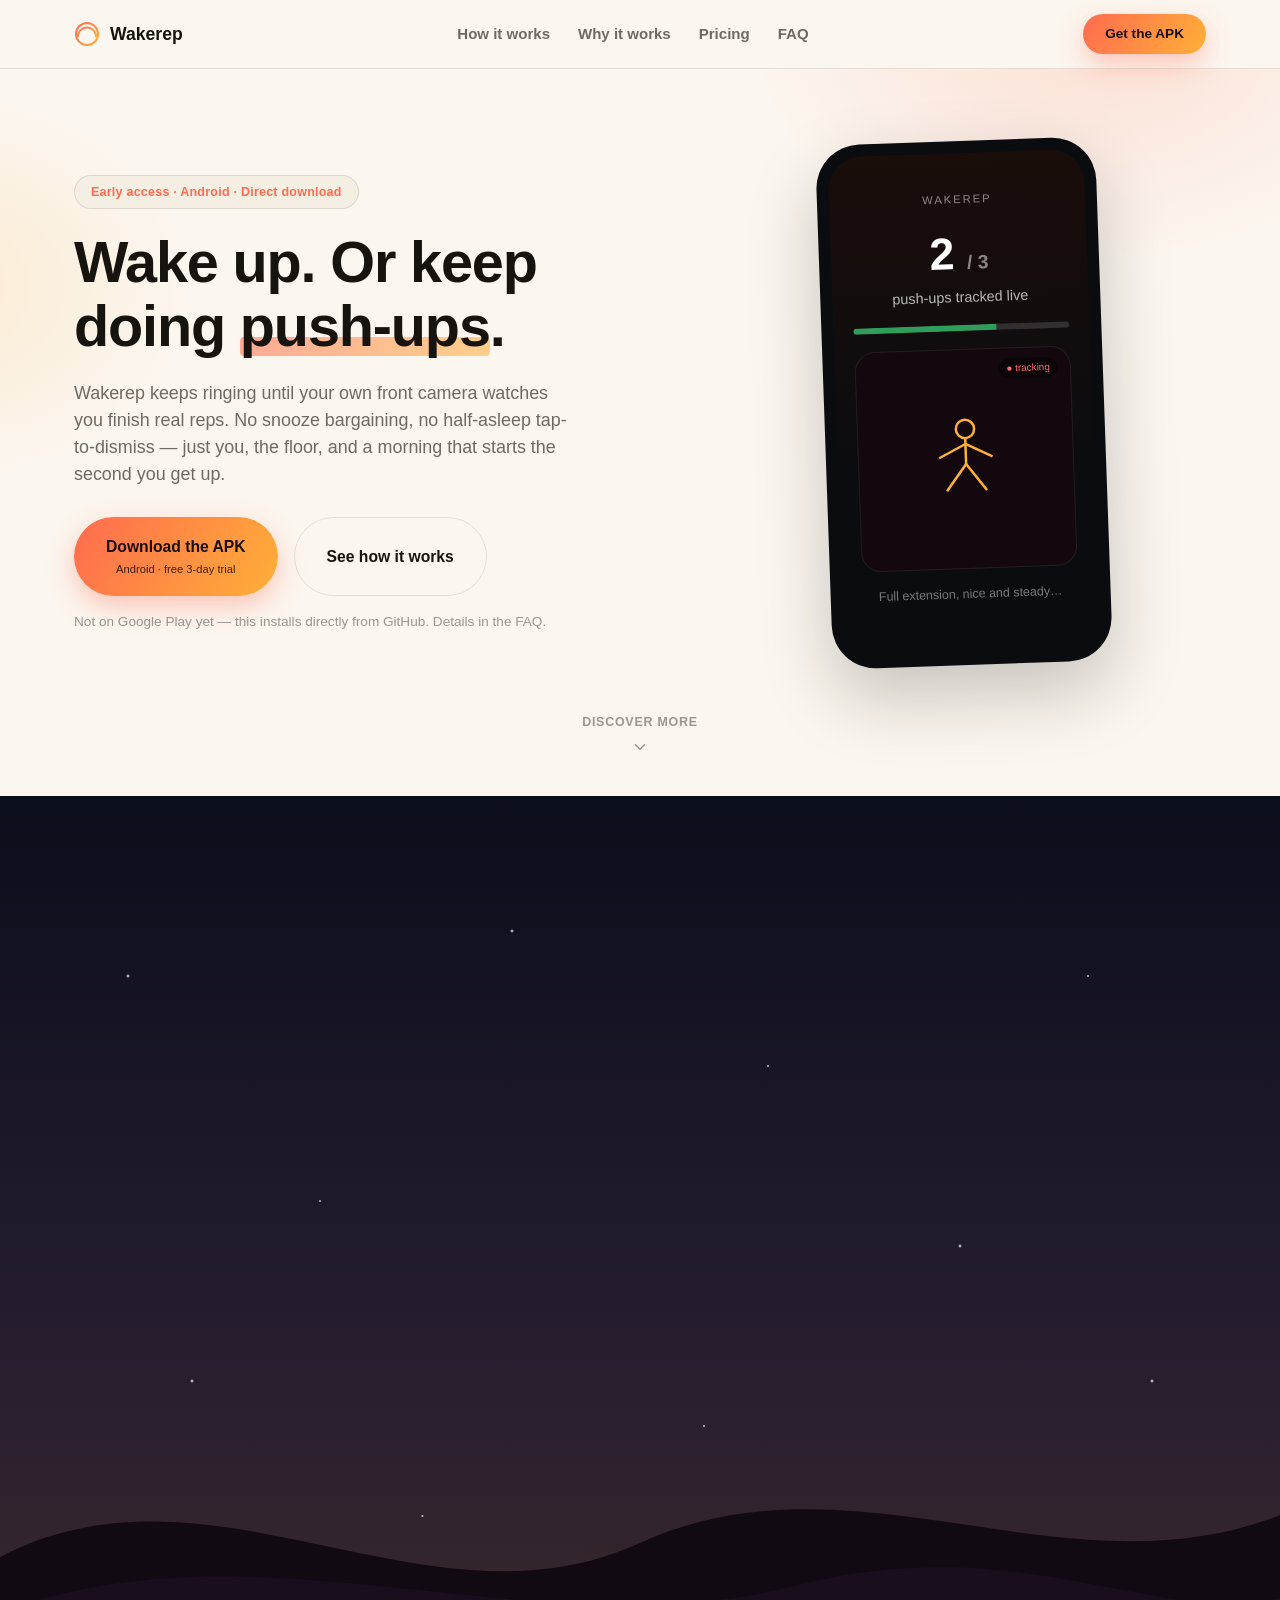
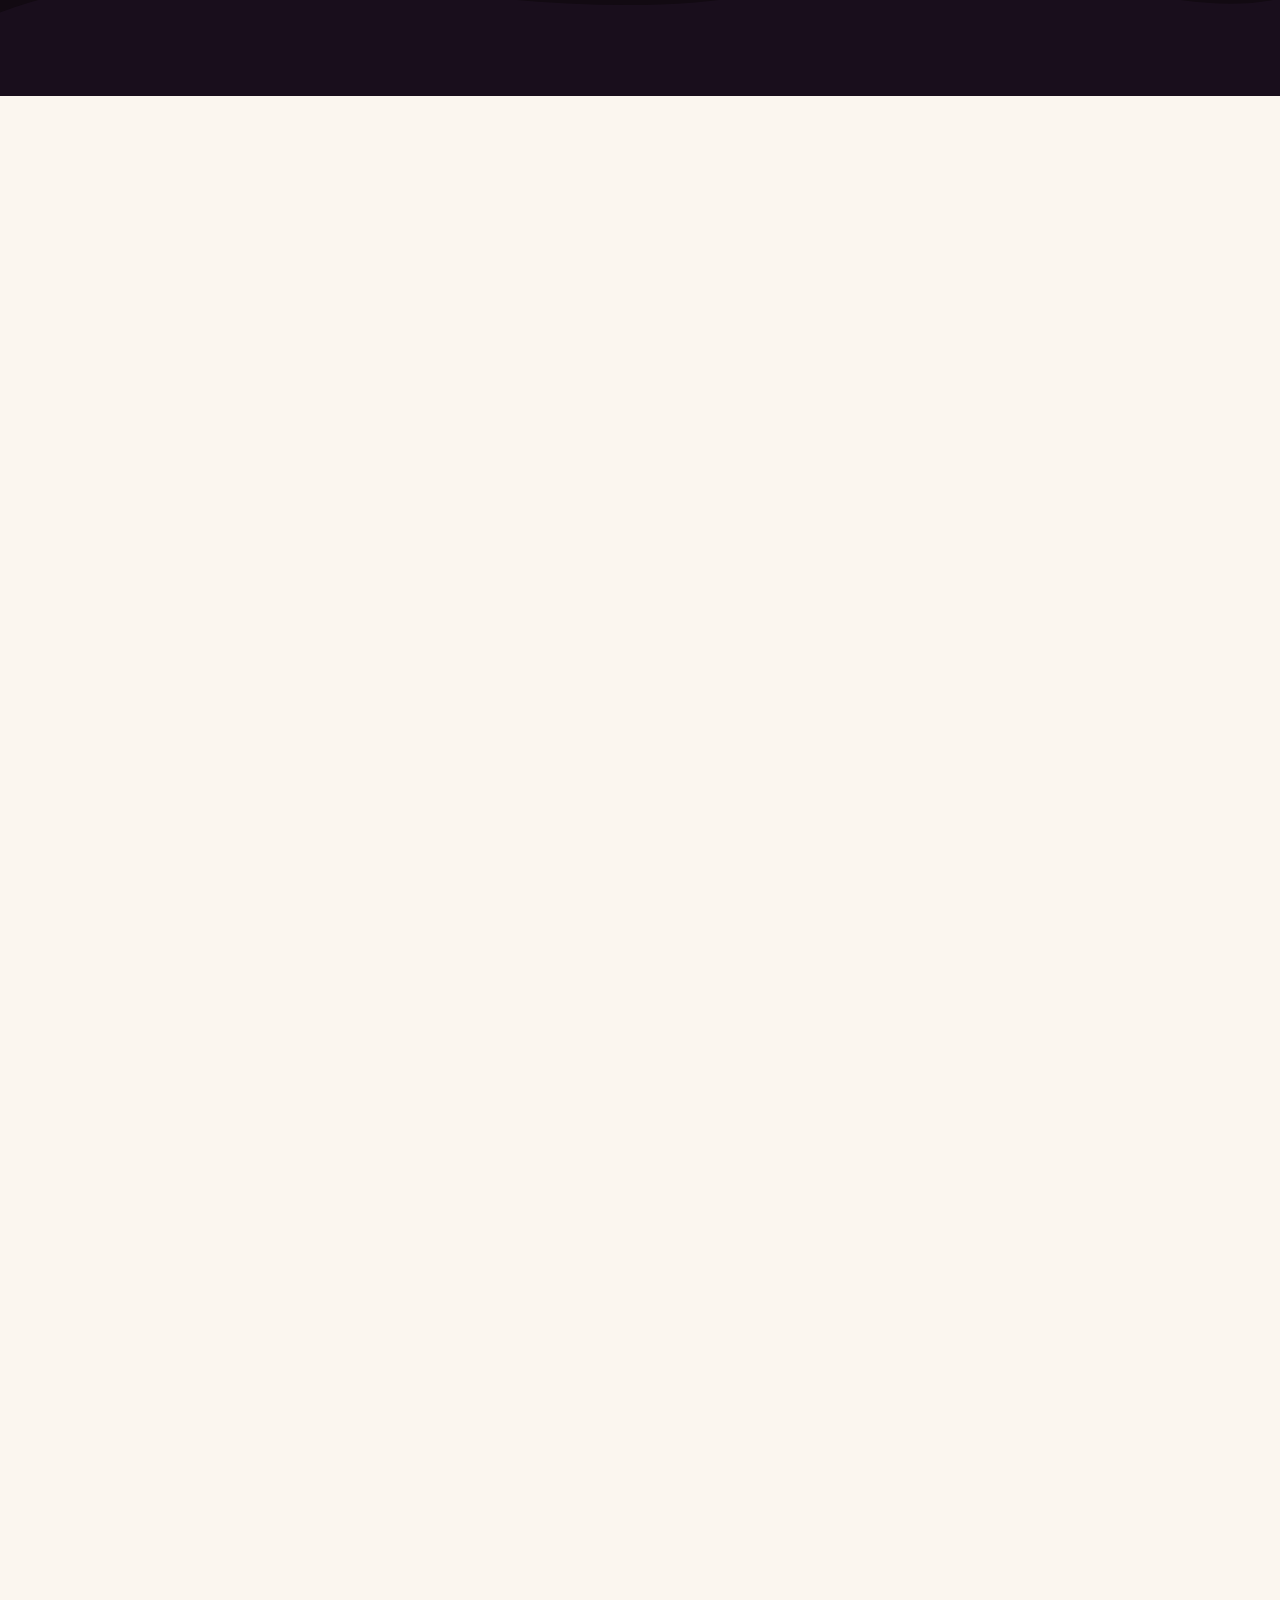
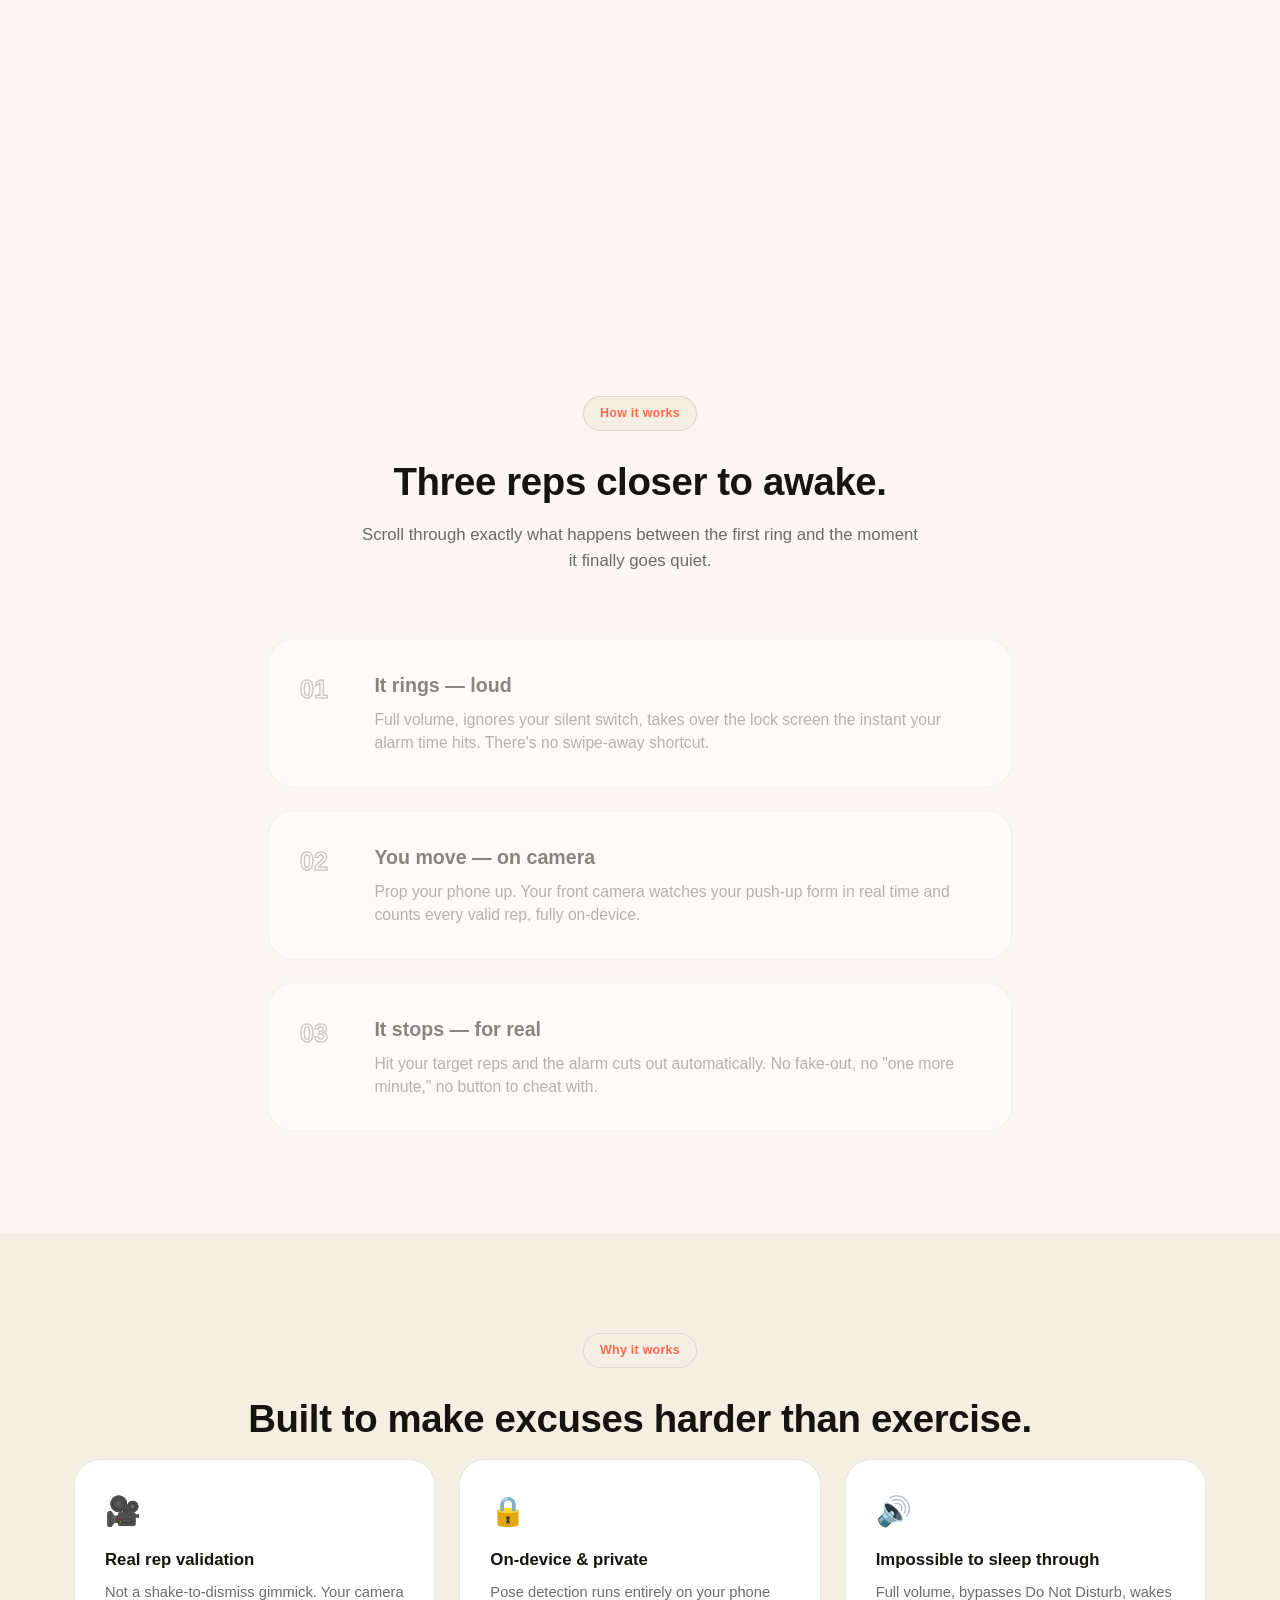
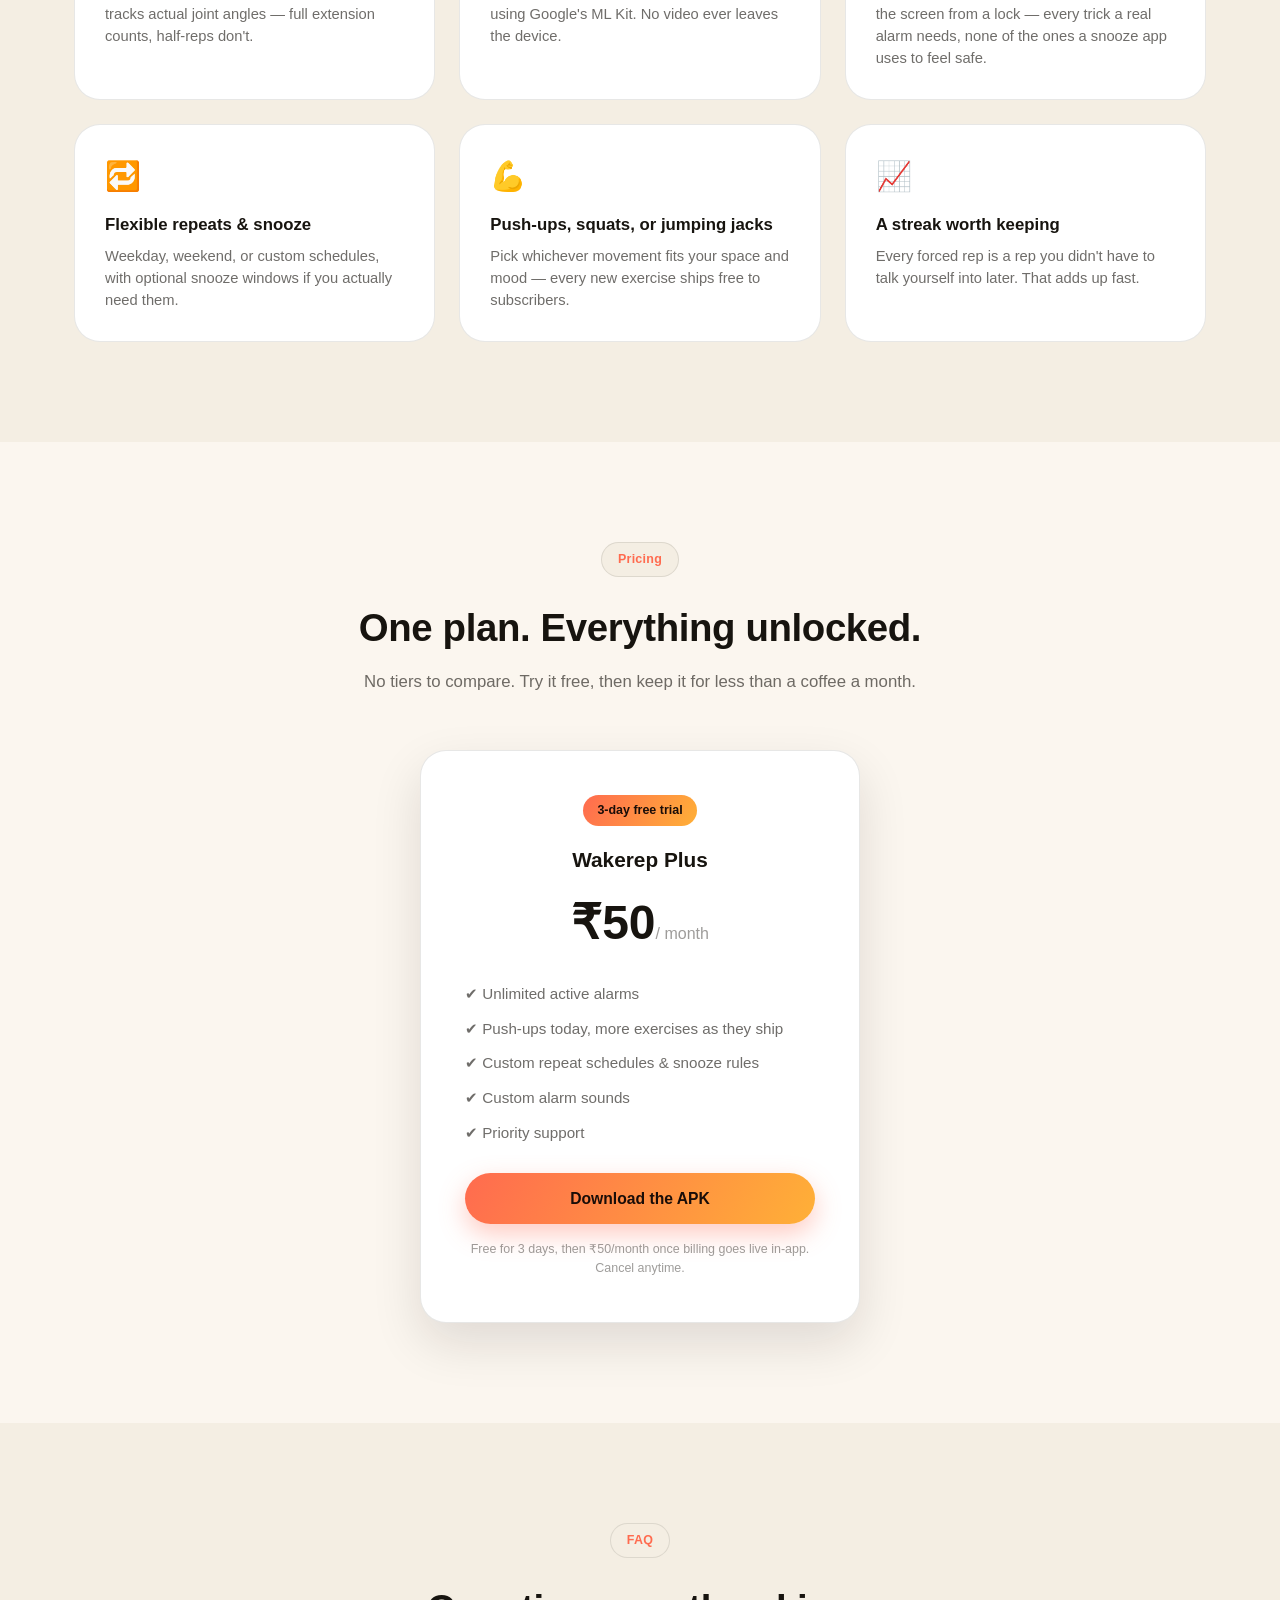
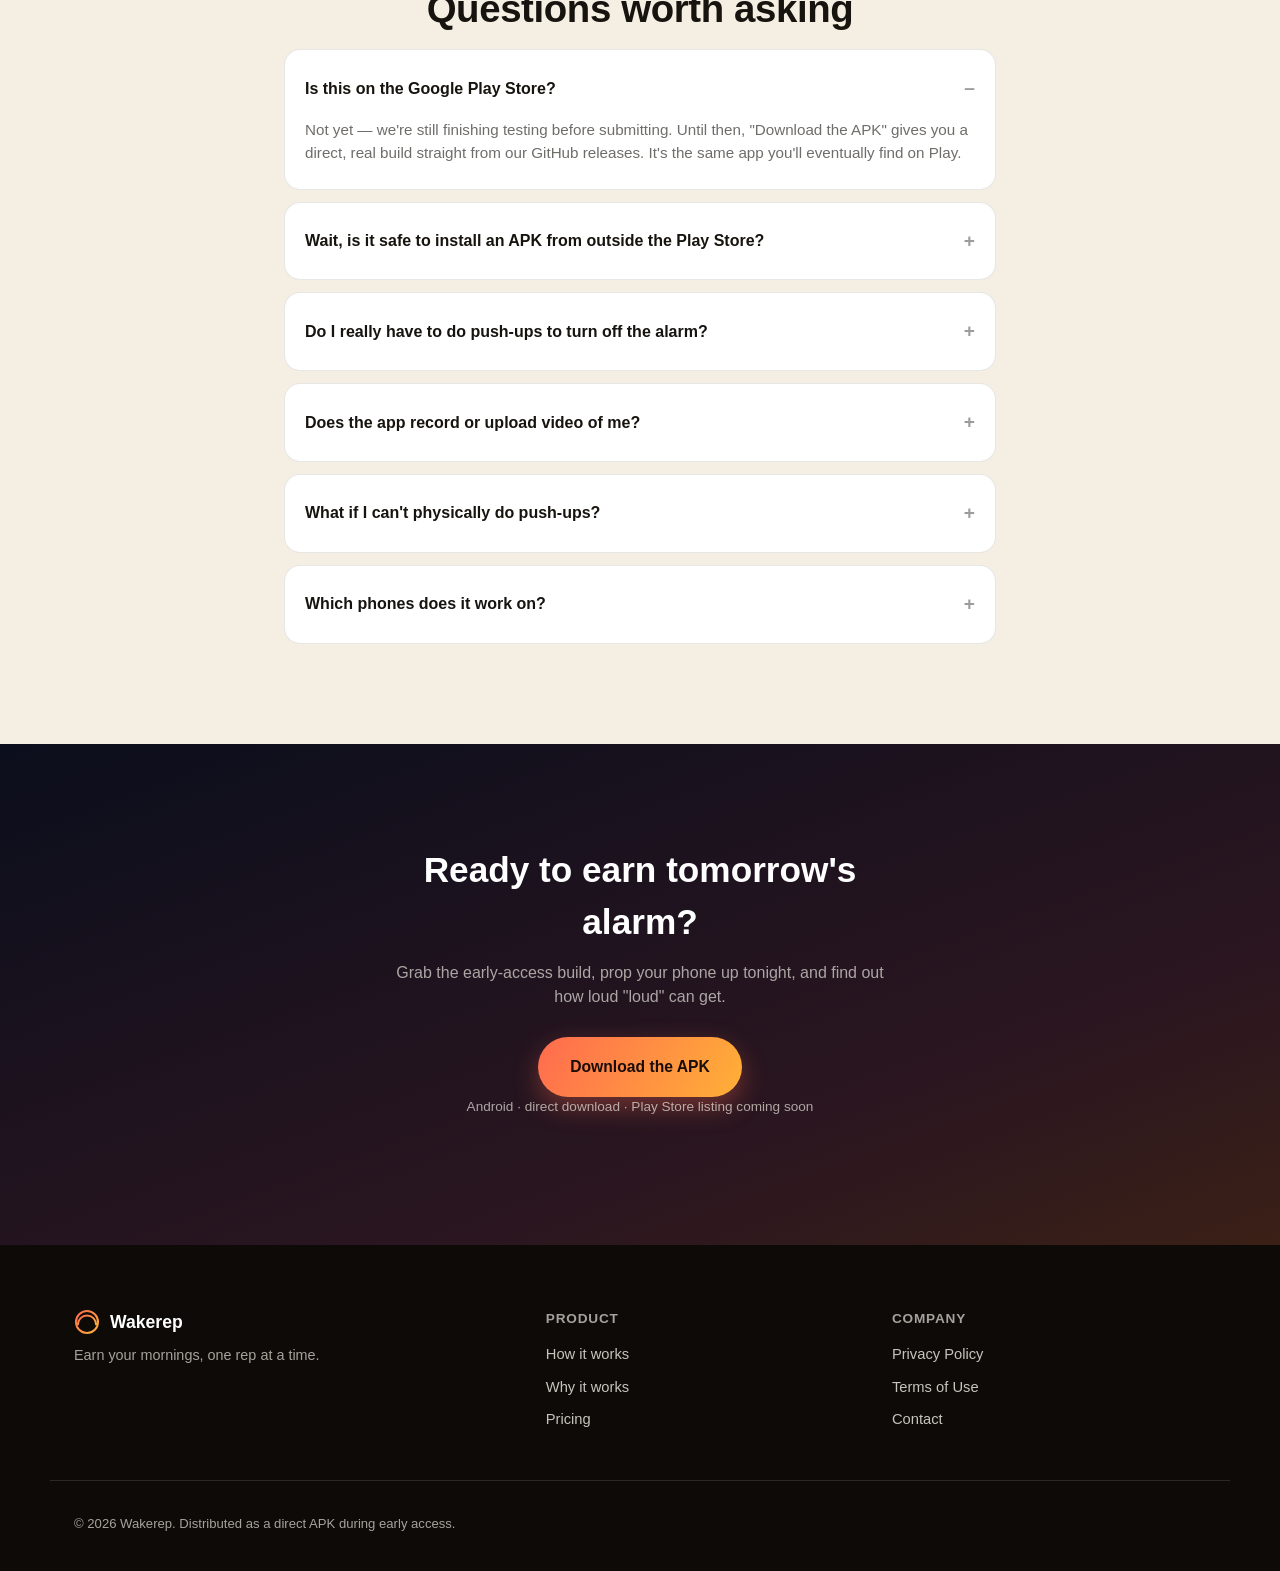
<file: website/index.html>
<!doctype html>
<html lang="en">
<head>
<meta charset="UTF-8">
<meta name="viewport" content="width=device-width, initial-scale=1.0">
<title>Wakerep — The alarm you can't talk your way out of</title>
<meta name="description" content="Wakerep keeps ringing until your camera watches you finish real push-ups. On-device, private, and free for 3 days.">
<link rel="icon" href="data:image/svg+xml,<svg xmlns=%22http://www.w3.org/2000/svg%22 viewBox=%220 0 100 100%22><text y=%22.9em%22 font-size=%2290%22>⏰</text></svg>">
<link rel="stylesheet" href="css/style.css">
</head>
<body>

<header class="nav-bar" id="navBar">
  <div class="container nav-inner">
    <a class="brand" href="#top">
      <svg class="brand-mark" viewBox="0 0 40 40" aria-hidden="true">
        <circle cx="20" cy="20" r="17" fill="none" stroke="url(#navGrad)" stroke-width="3"/>
        <path d="M6 24a14 14 0 0 1 28 0" fill="none" stroke="url(#navGrad)" stroke-width="3" stroke-linecap="round"/>
        <defs>
          <linearGradient id="navGrad" x1="0" y1="0" x2="1" y2="1">
            <stop offset="0%" stop-color="#FF6B4F"/>
            <stop offset="100%" stop-color="#FFB037"/>
          </linearGradient>
        </defs>
      </svg>
      Wakerep
    </a>
    <nav class="nav-links">
      <a href="#how-it-works">How it works</a>
      <a href="#features">Why it works</a>
      <a href="#pricing">Pricing</a>
      <a href="#faq">FAQ</a>
    </nav>
    <a href="https://github.com/ramcc007/morning-alarm-app/releases/download/debug-latest/wakerep.apk" class="btn btn-primary btn-small" data-apk-link>Get the APK</a>
    <button class="nav-toggle" id="navToggle" aria-label="Toggle menu">☰</button>
  </div>
</header>

<main id="top">

  <!-- HERO -->
  <section class="hero">
    <div class="container hero-grid">
      <div class="hero-copy">
        <span class="eyebrow">Early access · Android · Direct download</span>
        <h1>Wake up. Or keep doing <span class="text-underline">push-ups</span>.</h1>
        <p class="lede">
          Wakerep keeps ringing until your own front camera watches you
          finish real reps. No snooze bargaining, no half-asleep tap-to-dismiss —
          just you, the floor, and a morning that starts the second you get up.
        </p>
        <div class="hero-actions">
          <a href="https://github.com/ramcc007/morning-alarm-app/releases/download/debug-latest/wakerep.apk" class="btn btn-primary btn-large" data-apk-link>
            <span>Download the APK</span>
            <small>Android · free 3-day trial</small>
          </a>
          <a href="#how-it-works" class="btn btn-ghost btn-large">See how it works</a>
        </div>
        <p class="hero-note">Not on Google Play yet — this installs directly from GitHub. Details in the FAQ.</p>
      </div>

      <div class="hero-visual">
        <div class="phone-mock">
          <div class="phone-notch"></div>
          <div class="phone-screen">
            <p class="ring-label">WAKEREP</p>
            <p class="ring-count">2 <span>/ 3</span></p>
            <p class="ring-sub">push-ups tracked live</p>
            <div class="ring-progress"><span style="width:66%"></span></div>
            <div class="ring-camera">
              <svg viewBox="0 0 120 120" class="pose-figure">
                <circle cx="60" cy="24" r="11" fill="none" stroke="currentColor" stroke-width="3"/>
                <line x1="60" y1="35" x2="60" y2="66" stroke="currentColor" stroke-width="3"/>
                <line x1="60" y1="42" x2="28" y2="58" stroke="currentColor" stroke-width="3"/>
                <line x1="60" y1="42" x2="92" y2="58" stroke="currentColor" stroke-width="3"/>
                <line x1="60" y1="66" x2="36" y2="98" stroke="currentColor" stroke-width="3"/>
                <line x1="60" y1="66" x2="84" y2="98" stroke="currentColor" stroke-width="3"/>
              </svg>
              <span class="rec-dot">● tracking</span>
            </div>
            <p class="ring-hint">Full extension, nice and steady…</p>
          </div>
        </div>
      </div>
    </div>

    <a href="#sunrise" class="scroll-cue" aria-label="Scroll to discover more">
      <span>Discover more</span>
      <svg viewBox="0 0 24 24"><path d="M6 9l6 6 6-6" fill="none" stroke="currentColor" stroke-width="2" stroke-linecap="round" stroke-linejoin="round"/></svg>
    </a>
  </section>

  <!-- SUNRISE SCROLLYTELLING -->
  <section class="sunrise-track" id="sunrise">
    <div class="sunrise-pin" id="sunrisePin">
      <div class="sky sky-night"></div>
      <div class="sky sky-dawn" id="skyDawn"></div>
      <div class="stars" id="stars"></div>
      <div class="sun" id="sun"></div>
      <div class="hills">
        <svg viewBox="0 0 1440 220" preserveAspectRatio="none"><path d="M0,120 C 240,40 480,180 720,110 C 960,40 1200,150 1440,90 L1440,220 L0,220 Z"/></svg>
        <svg viewBox="0 0 1440 220" preserveAspectRatio="none" class="hills-back"><path d="M0,160 C 300,90 600,190 900,140 C 1150,100 1300,170 1440,150 L1440,220 L0,220 Z"/></svg>
      </div>
      <div class="sunrise-caption" id="sunriseCaption">
        <p>Every rep, on your own time —</p>
        <p class="text-gradient-light">tracked the moment you get moving.</p>
      </div>
    </div>
  </section>

  <!-- HOW IT WORKS -->
  <section id="how-it-works" class="section steps-section">
    <div class="container">
      <span class="eyebrow eyebrow-center">How it works</span>
      <h2 class="section-title">Three reps closer to awake.</h2>
      <p class="section-sub">Scroll through exactly what happens between the first ring and the moment it finally goes quiet.</p>

      <div class="steps-list">
        <article class="step-card">
          <div class="step-index">01</div>
          <div class="step-body">
            <h3>It rings — loud</h3>
            <p>Full volume, ignores your silent switch, takes over the lock screen the instant your alarm time hits. There's no swipe-away shortcut.</p>
          </div>
        </article>
        <article class="step-card">
          <div class="step-index">02</div>
          <div class="step-body">
            <h3>You move — on camera</h3>
            <p>Prop your phone up. Your front camera watches your push-up form in real time and counts every valid rep, fully on-device.</p>
          </div>
        </article>
        <article class="step-card">
          <div class="step-index">03</div>
          <div class="step-body">
            <h3>It stops — for real</h3>
            <p>Hit your target reps and the alarm cuts out automatically. No fake-out, no "one more minute," no button to cheat with.</p>
          </div>
        </article>
      </div>
    </div>
  </section>

  <!-- FEATURES -->
  <section id="features" class="section section-alt">
    <div class="container">
      <span class="eyebrow eyebrow-center">Why it works</span>
      <h2 class="section-title">Built to make excuses harder than exercise.</h2>
      <div class="feature-grid">
        <div class="feature-card">
          <div class="feature-icon">🎥</div>
          <h3>Real rep validation</h3>
          <p>Not a shake-to-dismiss gimmick. Your camera tracks actual joint angles — full extension counts, half-reps don't.</p>
        </div>
        <div class="feature-card">
          <div class="feature-icon">🔒</div>
          <h3>On-device & private</h3>
          <p>Pose detection runs entirely on your phone using Google's ML Kit. No video ever leaves the device.</p>
        </div>
        <div class="feature-card">
          <div class="feature-icon">🔊</div>
          <h3>Impossible to sleep through</h3>
          <p>Full volume, bypasses Do Not Disturb, wakes the screen from a lock — every trick a real alarm needs, none of the ones a snooze app uses to feel safe.</p>
        </div>
        <div class="feature-card">
          <div class="feature-icon">🔁</div>
          <h3>Flexible repeats & snooze</h3>
          <p>Weekday, weekend, or custom schedules, with optional snooze windows if you actually need them.</p>
        </div>
        <div class="feature-card">
          <div class="feature-icon">💪</div>
          <h3>Push-ups, squats, or jumping jacks</h3>
          <p>Pick whichever movement fits your space and mood — every new exercise ships free to subscribers.</p>
        </div>
        <div class="feature-card">
          <div class="feature-icon">📈</div>
          <h3>A streak worth keeping</h3>
          <p>Every forced rep is a rep you didn't have to talk yourself into later. That adds up fast.</p>
        </div>
      </div>
    </div>
  </section>

  <!-- PRICING -->
  <section id="pricing" class="section">
    <div class="container">
      <span class="eyebrow eyebrow-center">Pricing</span>
      <h2 class="section-title">One plan. Everything unlocked.</h2>
      <p class="section-sub">No tiers to compare. Try it free, then keep it for less than a coffee a month.</p>
      <div class="pricing-card">
        <div class="pricing-badge">3-day free trial</div>
        <h3>Wakerep Plus</h3>
        <p class="price"><span class="price-amount">₹50</span><span class="price-period">/ month</span></p>
        <ul class="pricing-features">
          <li>✔ Unlimited active alarms</li>
          <li>✔ Push-ups today, more exercises as they ship</li>
          <li>✔ Custom repeat schedules & snooze rules</li>
          <li>✔ Custom alarm sounds</li>
          <li>✔ Priority support</li>
        </ul>
        <a href="https://github.com/ramcc007/morning-alarm-app/releases/download/debug-latest/wakerep.apk" class="btn btn-primary btn-block" data-apk-link>Download the APK</a>
        <p class="pricing-fine">Free for 3 days, then ₹50/month once billing goes live in-app. Cancel anytime.</p>
      </div>
    </div>
  </section>

  <!-- FAQ -->
  <section id="faq" class="section section-alt">
    <div class="container container-narrow">
      <span class="eyebrow eyebrow-center">FAQ</span>
      <h2 class="section-title">Questions worth asking</h2>
      <div class="faq-list">
        <details class="faq-item" open>
          <summary>Is this on the Google Play Store?</summary>
          <p>Not yet — we're still finishing testing before submitting. Until then, "Download the APK" gives you a direct, real build straight from our GitHub releases. It's the same app you'll eventually find on Play.</p>
        </details>
        <details class="faq-item">
          <summary>Wait, is it safe to install an APK from outside the Play Store?</summary>
          <p>Yes, as long as it comes from a source you trust — this one is built automatically from the exact source code in our public GitHub repo, so anyone can inspect it. Your phone will show an "install blocked" warning the first time; you'll need to allow installs from the app you used to open the file (Files, Chrome, etc.) in Settings.</p>
        </details>
        <details class="faq-item">
          <summary>Do I really have to do push-ups to turn off the alarm?</summary>
          <p>Yes — that's the whole point. Set your rep target (3 by default), and the alarm keeps ringing until your camera confirms you've completed them with full range of motion.</p>
        </details>
        <details class="faq-item">
          <summary>Does the app record or upload video of me?</summary>
          <p>No. All pose detection runs entirely on your device using Google's ML Kit. No video or images ever leave your phone.</p>
        </details>
        <details class="faq-item">
          <summary>What if I can't physically do push-ups?</summary>
          <p>Pick squats or jumping jacks instead — both are built in and work the same way, just tracking different joints. More exercise types are still on the way.</p>
        </details>
        <details class="faq-item">
          <summary>Which phones does it work on?</summary>
          <p>Any Android phone running Android 8.0 (API 26) or later with a front-facing camera.</p>
        </details>
      </div>
    </div>
  </section>

  <!-- FINAL CTA -->
  <section class="section cta-section">
    <div class="container cta-inner">
      <h2>Ready to earn tomorrow's alarm?</h2>
      <p>Grab the early-access build, prop your phone up tonight, and find out how loud "loud" can get.</p>
      <a href="https://github.com/ramcc007/morning-alarm-app/releases/download/debug-latest/wakerep.apk" class="btn btn-primary btn-large" data-apk-link>Download the APK</a>
      <p class="waitlist-note">Android · direct download · Play Store listing coming soon</p>
    </div>
  </section>

</main>

<footer class="site-footer">
  <div class="container footer-grid">
    <div>
      <a class="brand" href="#top">
        <svg class="brand-mark" viewBox="0 0 40 40" aria-hidden="true">
          <circle cx="20" cy="20" r="17" fill="none" stroke="url(#footGrad)" stroke-width="3"/>
          <path d="M6 24a14 14 0 0 1 28 0" fill="none" stroke="url(#footGrad)" stroke-width="3" stroke-linecap="round"/>
          <defs>
            <linearGradient id="footGrad" x1="0" y1="0" x2="1" y2="1">
              <stop offset="0%" stop-color="#FF6B4F"/>
              <stop offset="100%" stop-color="#FFB037"/>
            </linearGradient>
          </defs>
        </svg>
        Wakerep
      </a>
      <p class="footer-tagline">Earn your mornings, one rep at a time.</p>
    </div>
    <div class="footer-links">
      <h4>Product</h4>
      <a href="#how-it-works">How it works</a>
      <a href="#features">Why it works</a>
      <a href="#pricing">Pricing</a>
    </div>
    <div class="footer-links">
      <h4>Company</h4>
      <a href="privacy.html">Privacy Policy</a>
      <a href="terms.html">Terms of Use</a>
      <a href="mailto:support@wakerep.app">Contact</a>
    </div>
  </div>
  <div class="container footer-bottom">
    <p>&copy; 2026 Wakerep. Distributed as a direct APK during early access.</p>
  </div>
</footer>

<script src="js/main.js"></script>
</body>
</html>
</file>
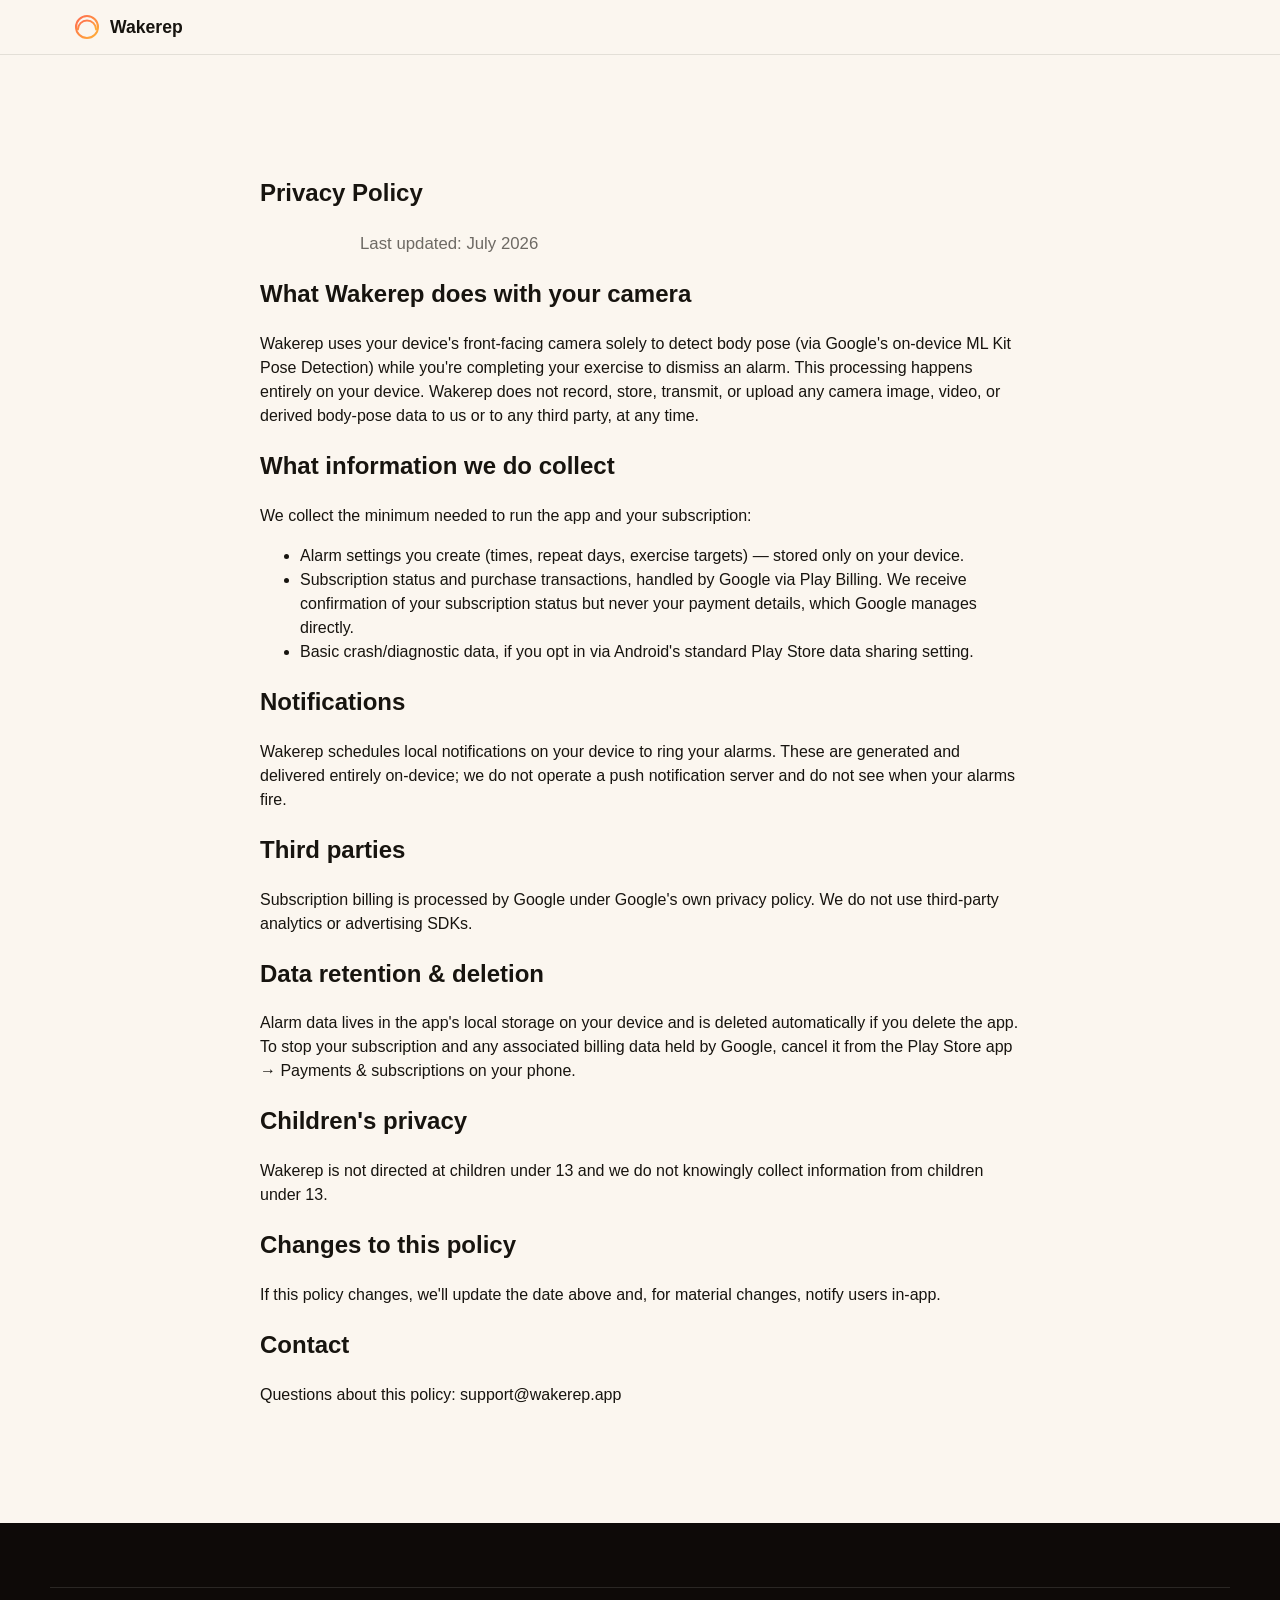
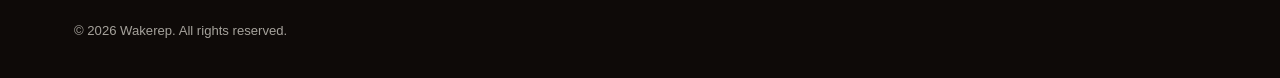
<file: website/privacy.html>
<!doctype html>
<html lang="en">
<head>
<meta charset="UTF-8">
<meta name="viewport" content="width=device-width, initial-scale=1.0">
<title>Privacy Policy — Wakerep</title>
<link rel="icon" href="data:image/svg+xml,<svg xmlns=%22http://www.w3.org/2000/svg%22 viewBox=%220 0 100 100%22><text y=%22.9em%22 font-size=%2290%22>⏰</text></svg>">
<link rel="stylesheet" href="css/style.css">
</head>
<body>
<!--
  DRAFT LEGAL TEXT — placeholder only.
  Have this reviewed/customized by a lawyer before shipping to Google Play;
  Play Console requires an accurate, complete privacy policy URL for every submission.
-->
<header class="nav-bar">
  <div class="container nav-inner">
    <a class="brand" href="index.html">
      <svg class="brand-mark" viewBox="0 0 40 40" aria-hidden="true">
        <circle cx="20" cy="20" r="17" fill="none" stroke="url(#pgGrad)" stroke-width="3"/>
        <path d="M6 24a14 14 0 0 1 28 0" fill="none" stroke="url(#pgGrad)" stroke-width="3" stroke-linecap="round"/>
        <defs>
          <linearGradient id="pgGrad" x1="0" y1="0" x2="1" y2="1">
            <stop offset="0%" stop-color="#FF6B4F"/>
            <stop offset="100%" stop-color="#FFB037"/>
          </linearGradient>
        </defs>
      </svg>
      Wakerep
    </a>
  </div>
</header>

<main>
  <section class="section container-narrow container">
    <h1>Privacy Policy</h1>
    <p class="section-sub" style="margin-bottom:8px;text-align:left;">Last updated: July 2026</p>

    <h2>What Wakerep does with your camera</h2>
    <p>Wakerep uses your device's front-facing camera solely to detect
    body pose (via Google's on-device ML Kit Pose Detection) while you're
    completing your exercise to dismiss an alarm. This processing happens
    entirely on your device. Wakerep does not record, store, transmit,
    or upload any camera image, video, or derived body-pose data to us or
    to any third party, at any time.</p>

    <h2>What information we do collect</h2>
    <p>We collect the minimum needed to run the app and your subscription:</p>
    <ul>
      <li>Alarm settings you create (times, repeat days, exercise targets) — stored only on your device.</li>
      <li>Subscription status and purchase transactions, handled by Google via Play Billing. We receive confirmation of your subscription status but never your payment details, which Google manages directly.</li>
      <li>Basic crash/diagnostic data, if you opt in via Android's standard Play Store data sharing setting.</li>
    </ul>

    <h2>Notifications</h2>
    <p>Wakerep schedules local notifications on your device to ring your
    alarms. These are generated and delivered entirely on-device; we do not
    operate a push notification server and do not see when your alarms fire.</p>

    <h2>Third parties</h2>
    <p>Subscription billing is processed by Google under Google's own privacy
    policy. We do not use third-party analytics or advertising SDKs.</p>

    <h2>Data retention & deletion</h2>
    <p>Alarm data lives in the app's local storage on your device and is
    deleted automatically if you delete the app. To stop your subscription
    and any associated billing data held by Google, cancel it from the
    Play Store app → Payments & subscriptions on your phone.</p>

    <h2>Children's privacy</h2>
    <p>Wakerep is not directed at children under 13 and we do not
    knowingly collect information from children under 13.</p>

    <h2>Changes to this policy</h2>
    <p>If this policy changes, we'll update the date above and, for material
    changes, notify users in-app.</p>

    <h2>Contact</h2>
    <p>Questions about this policy: <a href="mailto:support@wakerep.app">support@wakerep.app</a></p>
  </section>
</main>

<footer class="site-footer">
  <div class="container footer-bottom">
    <p>&copy; 2026 Wakerep. All rights reserved.</p>
  </div>
</footer>
</body>
</html>
</file>
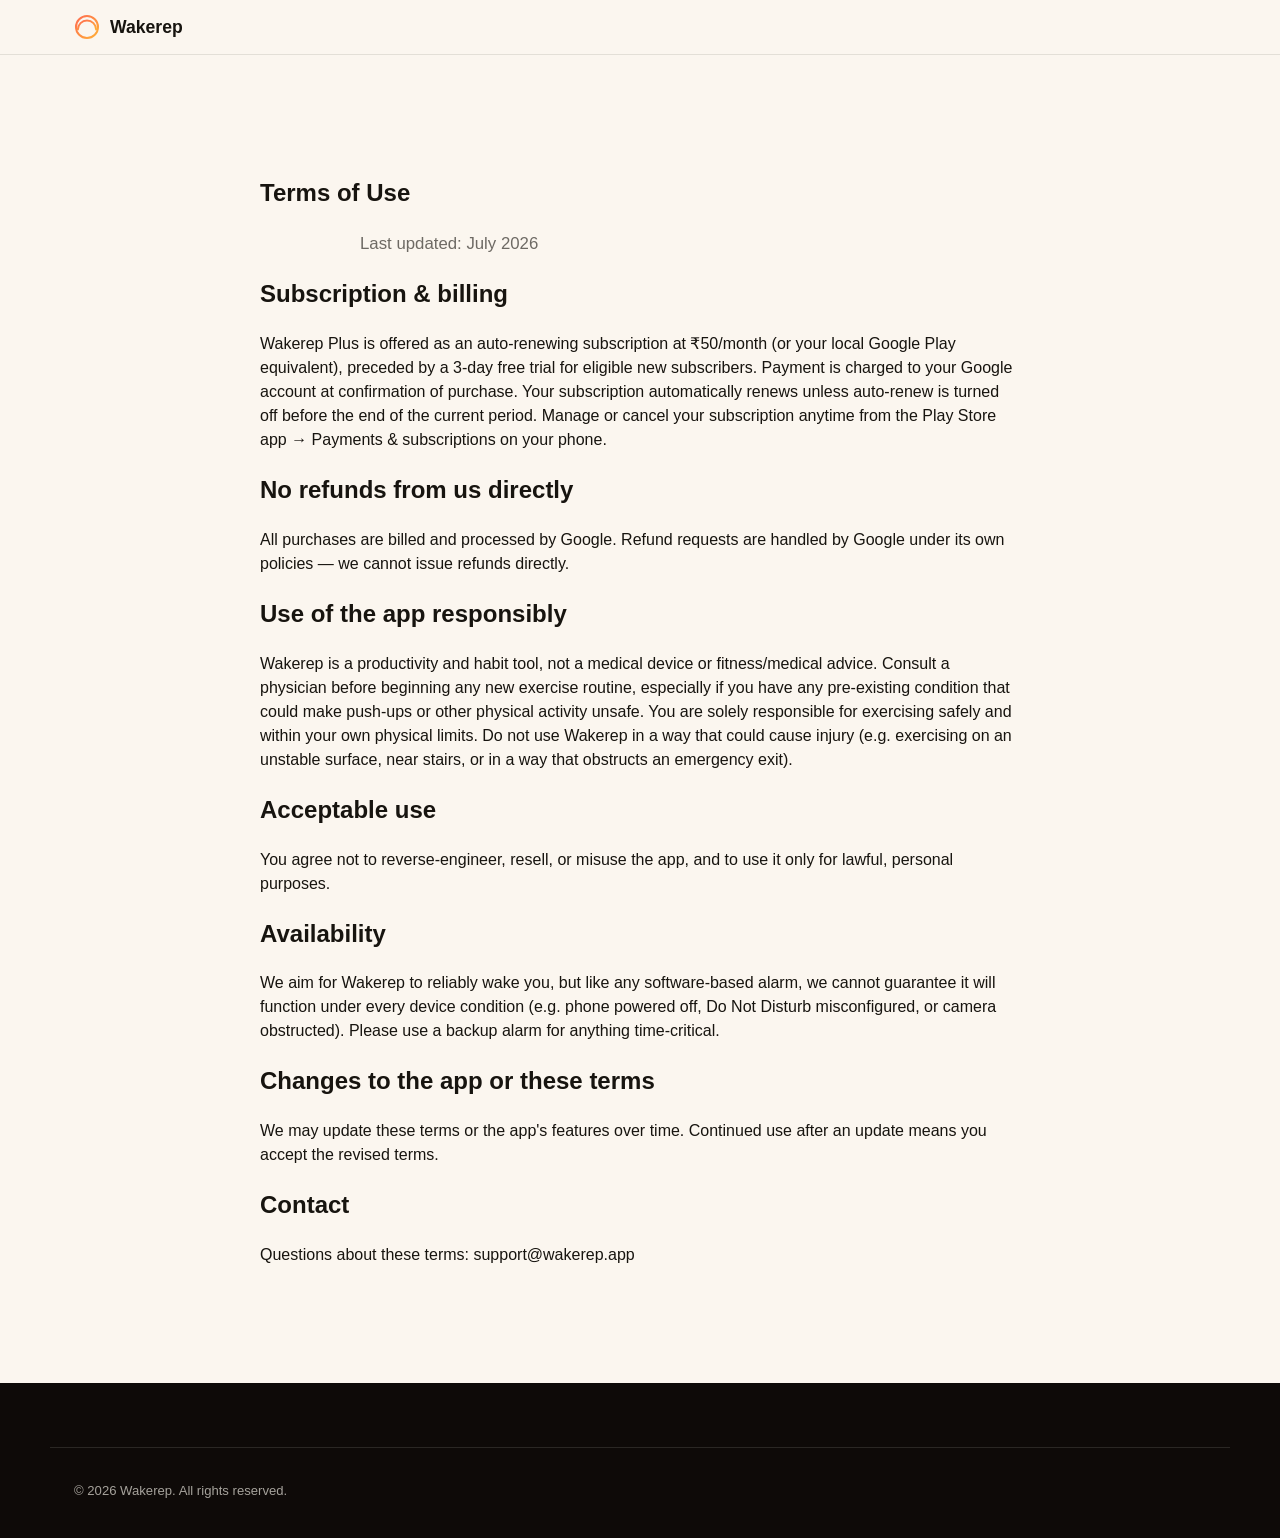
<file: website/terms.html>
<!doctype html>
<html lang="en">
<head>
<meta charset="UTF-8">
<meta name="viewport" content="width=device-width, initial-scale=1.0">
<title>Terms of Use — Wakerep</title>
<link rel="icon" href="data:image/svg+xml,<svg xmlns=%22http://www.w3.org/2000/svg%22 viewBox=%220 0 100 100%22><text y=%22.9em%22 font-size=%2290%22>⏰</text></svg>">
<link rel="stylesheet" href="css/style.css">
</head>
<body>
<!--
  DRAFT LEGAL TEXT — placeholder only.
  Have this reviewed/customized by a lawyer before shipping to Google Play.
-->
<header class="nav-bar">
  <div class="container nav-inner">
    <a class="brand" href="index.html">
      <svg class="brand-mark" viewBox="0 0 40 40" aria-hidden="true">
        <circle cx="20" cy="20" r="17" fill="none" stroke="url(#pgGrad)" stroke-width="3"/>
        <path d="M6 24a14 14 0 0 1 28 0" fill="none" stroke="url(#pgGrad)" stroke-width="3" stroke-linecap="round"/>
        <defs>
          <linearGradient id="pgGrad" x1="0" y1="0" x2="1" y2="1">
            <stop offset="0%" stop-color="#FF6B4F"/>
            <stop offset="100%" stop-color="#FFB037"/>
          </linearGradient>
        </defs>
      </svg>
      Wakerep
    </a>
  </div>
</header>

<main>
  <section class="section container-narrow container">
    <h1>Terms of Use</h1>
    <p class="section-sub" style="margin-bottom:8px;text-align:left;">Last updated: July 2026</p>

    <h2>Subscription & billing</h2>
    <p>Wakerep Plus is offered as an auto-renewing subscription at
    ₹50/month (or your local Google Play equivalent), preceded by a 3-day free
    trial for eligible new subscribers. Payment is charged to your Google
    account at confirmation of purchase. Your subscription automatically
    renews unless auto-renew is turned off before the end of the current
    period. Manage or cancel your subscription anytime from the Play Store
    app → Payments & subscriptions on your phone.</p>

    <h2>No refunds from us directly</h2>
    <p>All purchases are billed and processed by Google. Refund requests are
    handled by Google under its own policies — we cannot issue refunds directly.</p>

    <h2>Use of the app responsibly</h2>
    <p>Wakerep is a productivity and habit tool, not a medical device or
    fitness/medical advice. Consult a physician before beginning any new
    exercise routine, especially if you have any pre-existing condition that
    could make push-ups or other physical activity unsafe. You are solely
    responsible for exercising safely and within your own physical limits.
    Do not use Wakerep in a way that could cause injury (e.g. exercising
    on an unstable surface, near stairs, or in a way that obstructs an
    emergency exit).</p>

    <h2>Acceptable use</h2>
    <p>You agree not to reverse-engineer, resell, or misuse the app, and to
    use it only for lawful, personal purposes.</p>

    <h2>Availability</h2>
    <p>We aim for Wakerep to reliably wake you, but like any
    software-based alarm, we cannot guarantee it will function under every
    device condition (e.g. phone powered off, Do Not Disturb misconfigured,
    or camera obstructed). Please use a backup alarm for anything
    time-critical.</p>

    <h2>Changes to the app or these terms</h2>
    <p>We may update these terms or the app's features over time. Continued
    use after an update means you accept the revised terms.</p>

    <h2>Contact</h2>
    <p>Questions about these terms: <a href="mailto:support@wakerep.app">support@wakerep.app</a></p>
  </section>
</main>

<footer class="site-footer">
  <div class="container footer-bottom">
    <p>&copy; 2026 Wakerep. All rights reserved.</p>
  </div>
</footer>
</body>
</html>
</file>
<file: website/css/style.css>
/* ========================================================================
   MorningAlarm marketing site — v2
   Light "paper" hero and content sections bookended by a dark scroll-driven
   sunrise sequence and a dark final CTA/footer. All original layout/copy.
   ======================================================================== */

:root {
  --cream: #FBF6EF;
  --cream-alt: #F4EEE3;
  --ink: #17140F;
  --ink-muted: rgba(23, 20, 15, 0.62);
  --ink-faint: rgba(23, 20, 15, 0.42);
  --border-light: rgba(23, 20, 15, 0.1);

  --night: #0B0E1C;
  --dusk: #241B2E;

  --accent-1: #FF6B4F;
  --accent-2: #FFB037;
  --accent-3: #FF5C8A;
  --success: #2E9E5B;

  --gradient-sunrise: linear-gradient(120deg, var(--accent-1), var(--accent-2));
  --gradient-sunrise-soft: linear-gradient(120deg, var(--accent-3), var(--accent-2));

  --text-on-dark: #F5F1E8;
  --text-on-dark-muted: rgba(245, 241, 232, 0.66);

  --radius-lg: 26px;
  --radius-md: 16px;
  --radius-sm: 10px;

  --shadow-soft: 0 20px 50px rgba(23, 20, 15, 0.12);
  --shadow-lift: 0 30px 70px rgba(23, 20, 15, 0.22);

  --max-width: 1180px;
}

* { box-sizing: border-box; }
html { scroll-behavior: smooth; }

body {
  margin: 0;
  background: var(--cream);
  color: var(--ink);
  font-family: -apple-system, BlinkMacSystemFont, "Segoe UI", Roboto, Helvetica, Arial, sans-serif;
  line-height: 1.5;
  -webkit-font-smoothing: antialiased;
}

img, svg { max-width: 100%; display: block; }
a { color: inherit; text-decoration: none; }

.container { max-width: var(--max-width); margin: 0 auto; padding: 0 24px; }
.container-narrow { max-width: 760px; }

.text-underline {
  position: relative;
  white-space: nowrap;
}
.text-underline::after {
  content: "";
  position: absolute;
  left: 0; right: 0; bottom: 2px;
  height: 0.32em;
  background: var(--gradient-sunrise);
  z-index: -1;
  opacity: 0.55;
  border-radius: 4px;
}
.text-gradient-light {
  background: linear-gradient(120deg, #FFD9A0, #FF9B7A);
  -webkit-background-clip: text;
  background-clip: text;
  color: transparent;
}

/* ---------- Buttons ---------- */
.btn {
  display: inline-flex;
  flex-direction: column;
  align-items: center;
  justify-content: center;
  gap: 2px;
  padding: 14px 28px;
  border-radius: 999px;
  font-weight: 700;
  font-size: 0.98rem;
  border: none;
  cursor: pointer;
  transition: transform 0.15s ease, box-shadow 0.15s ease;
  white-space: nowrap;
}
.btn small { font-weight: 500; font-size: 0.7rem; opacity: 0.85; }
.btn:hover { transform: translateY(-2px); }
.btn:active { transform: scale(0.97); }

.btn-primary {
  background: var(--gradient-sunrise);
  color: #1a0d08;
  box-shadow: 0 10px 26px rgba(255, 107, 79, 0.35);
}
.btn-primary:hover { box-shadow: 0 14px 34px rgba(255, 107, 79, 0.45); }

.btn-ghost {
  background: transparent;
  color: var(--ink);
  border: 1.5px solid var(--border-light);
}
.btn-ghost:hover { border-color: var(--ink); }

.btn-small { padding: 10px 22px; font-size: 0.85rem; }
.btn-large { padding: 18px 32px; }
.btn-block { width: 100%; }

/* ---------- Nav ---------- */
.nav-bar {
  position: sticky;
  top: 0;
  z-index: 60;
  background: rgba(251, 246, 239, 0.85);
  backdrop-filter: blur(14px);
  border-bottom: 1px solid var(--border-light);
}

.nav-inner {
  position: relative;
  display: flex;
  align-items: center;
  gap: 24px;
  padding: 14px 24px;
}

.brand {
  display: flex;
  align-items: center;
  gap: 10px;
  font-weight: 800;
  font-size: 1.1rem;
  margin-right: auto;
}
.brand-mark { width: 26px; height: 26px; }

.nav-links { display: flex; gap: 28px; margin-right: auto; }
.nav-links a { color: var(--ink-muted); font-size: 0.94rem; font-weight: 600; }
.nav-links a:hover { color: var(--ink); }

.nav-toggle {
  display: none;
  background: none;
  border: none;
  color: var(--ink);
  font-size: 1.4rem;
  cursor: pointer;
}

/* ---------- Hero ---------- */
.hero {
  position: relative;
  padding: 72px 0 40px;
  overflow: hidden;
}
.hero::before {
  content: "";
  position: absolute;
  inset: 0;
  background:
    radial-gradient(560px 380px at 85% -5%, rgba(255, 107, 79, 0.16), transparent 60%),
    radial-gradient(420px 320px at -5% 30%, rgba(255, 176, 55, 0.16), transparent 60%);
  pointer-events: none;
}

.hero-grid {
  position: relative;
  display: grid;
  grid-template-columns: 1.1fr 0.9fr;
  gap: 56px;
  align-items: center;
}

.eyebrow {
  display: inline-block;
  padding: 7px 16px;
  border-radius: 999px;
  background: var(--cream-alt);
  border: 1px solid var(--border-light);
  font-size: 0.78rem;
  font-weight: 700;
  letter-spacing: 0.02em;
  color: var(--accent-1);
  margin-bottom: 22px;
}
.eyebrow-center { display: block; width: fit-content; margin-left: auto; margin-right: auto; text-align: center; }

.hero h1 {
  font-size: clamp(2.3rem, 4.6vw, 3.6rem);
  line-height: 1.1;
  margin: 0 0 22px;
  letter-spacing: -0.02em;
  font-weight: 800;
}

.lede {
  font-size: 1.12rem;
  color: var(--ink-muted);
  max-width: 50ch;
  margin: 0 0 30px;
}

.hero-actions { display: flex; gap: 16px; flex-wrap: wrap; margin-bottom: 16px; }
.hero-note { font-size: 0.85rem; color: var(--ink-faint); margin: 0; }

/* Phone mockup */
.hero-visual { display: flex; justify-content: center; }
.phone-mock {
  width: 280px;
  border-radius: 44px;
  padding: 12px;
  background: #0B0C10;
  box-shadow: var(--shadow-lift);
  transform: rotate(-2deg);
}
.phone-notch {
  position: absolute;
  top: 12px;
  left: 50%;
  transform: translateX(-50%);
  width: 96px;
  height: 22px;
  background: #0B0C10;
  border-radius: 0 0 16px 16px;
}
.phone-screen {
  position: relative;
  background: linear-gradient(180deg, #1a0d0a, #0B0C10 65%);
  border-radius: 34px;
  padding: 38px 20px 22px;
  text-align: center;
  color: #fff;
  min-height: 500px;
}
.ring-label { font-size: 0.7rem; letter-spacing: 2px; color: rgba(255,255,255,0.5); margin: 0 0 12px; }
.ring-count { font-size: 2.8rem; font-weight: 800; margin: 0; }
.ring-count span { font-size: 1.2rem; color: rgba(255,255,255,0.5); font-weight: 600; }
.ring-sub { margin: 0 0 16px; color: rgba(255,255,255,0.7); font-size: 0.9rem; }
.ring-progress {
  height: 6px;
  border-radius: 999px;
  background: rgba(255, 255, 255, 0.14);
  overflow: hidden;
  margin-bottom: 18px;
}
.ring-progress span { display: block; height: 100%; background: var(--success); }
.ring-camera {
  position: relative;
  background: #12080d;
  border-radius: 20px;
  height: 220px;
  display: flex;
  align-items: center;
  justify-content: center;
  margin-bottom: 16px;
  border: 1px solid rgba(255, 255, 255, 0.08);
}
.pose-figure { width: 100px; height: 100px; color: var(--accent-2); }
.rec-dot {
  position: absolute;
  top: 10px; right: 12px;
  font-size: 0.62rem;
  color: #ff6b6b;
  background: rgba(0,0,0,0.4);
  padding: 3px 8px;
  border-radius: 999px;
}
.ring-hint { font-size: 0.78rem; color: rgba(255,255,255,0.45); margin: 0; }

.scroll-cue {
  position: relative;
  display: flex;
  flex-direction: column;
  align-items: center;
  gap: 6px;
  margin: 48px auto 0;
  width: fit-content;
  color: var(--ink-faint);
  font-size: 0.78rem;
  letter-spacing: 0.06em;
  text-transform: uppercase;
  font-weight: 700;
}
.scroll-cue svg { width: 18px; height: 18px; animation: bob 1.8s ease-in-out infinite; }
@keyframes bob {
  0%, 100% { transform: translateY(0); }
  50% { transform: translateY(6px); }
}

/* ---------- Sunrise scrollytelling ---------- */
.sunrise-track {
  position: relative;
  height: 300vh;
}
.sunrise-pin {
  position: sticky;
  top: 0;
  height: 100vh;
  overflow: hidden;
}
.sky { position: absolute; inset: 0; }
.sky-night {
  background: linear-gradient(180deg, var(--night) 0%, var(--dusk) 55%, #3a2a2e 100%);
}
.sky-dawn {
  background: linear-gradient(180deg, #2b2140 0%, #8a4a4a 45%, #ffb37a 80%, #ffd9a0 100%);
  opacity: var(--dawn-opacity, 0);
}
.stars {
  position: absolute;
  inset: 0;
  background-image:
    radial-gradient(2px 2px at 10% 20%, #fff, transparent),
    radial-gradient(1.5px 1.5px at 25% 45%, #fff, transparent),
    radial-gradient(2px 2px at 40% 15%, #fff, transparent),
    radial-gradient(1.5px 1.5px at 60% 30%, #fff, transparent),
    radial-gradient(2px 2px at 75% 50%, #fff, transparent),
    radial-gradient(1.5px 1.5px at 85% 20%, #fff, transparent),
    radial-gradient(2px 2px at 15% 65%, #fff, transparent),
    radial-gradient(1.5px 1.5px at 55% 70%, #fff, transparent),
    radial-gradient(2px 2px at 90% 65%, #fff, transparent),
    radial-gradient(1.5px 1.5px at 33% 80%, #fff, transparent);
  opacity: var(--star-opacity, 1);
  transition: opacity 0.05s linear;
}
.sun {
  position: absolute;
  left: 50%;
  bottom: var(--sun-bottom, -10%);
  width: 180px;
  height: 180px;
  margin-left: -90px;
  border-radius: 50%;
  background: radial-gradient(circle at 35% 35%, #FFE9B0, var(--accent-2) 55%, var(--accent-1) 100%);
  box-shadow: 0 0 90px 30px rgba(255, 176, 55, var(--sun-glow, 0.35));
  transition: bottom 0.05s linear, box-shadow 0.05s linear;
}
.hills { position: absolute; inset: 0; display: flex; align-items: flex-end; }
.hills svg { width: 100%; height: 34vh; display: block; }
.hills svg path { fill: #120a12; }
.hills-back { position: absolute; bottom: 0; left: 0; opacity: 0.75; }
.hills-back path { fill: #1c1020 !important; }

.sunrise-caption {
  position: absolute;
  left: 0; right: 0;
  top: 14%;
  text-align: center;
  padding: 0 24px;
  opacity: var(--caption-opacity, 0);
  transform: translateY(var(--caption-shift, 12px));
  transition: opacity 0.05s linear, transform 0.05s linear;
}
.sunrise-caption p {
  margin: 0;
  font-size: clamp(1.3rem, 3vw, 2rem);
  font-weight: 800;
  color: var(--text-on-dark);
}

/* ---------- Sections ---------- */
.section { padding: 100px 0; }
.section-alt { background: var(--cream-alt); }

.section-title {
  font-size: clamp(1.8rem, 3.2vw, 2.4rem);
  text-align: center;
  margin: 0 0 12px;
  letter-spacing: -0.01em;
  font-weight: 800;
}
.section-sub {
  text-align: center;
  color: var(--ink-muted);
  max-width: 60ch;
  margin: 0 auto 56px;
  font-size: 1.05rem;
}

/* Steps */
.steps-section .section-sub { margin-bottom: 64px; }
.steps-list { display: flex; flex-direction: column; gap: 20px; max-width: 760px; margin: 0 auto; }
.step-card {
  display: flex;
  gap: 24px;
  align-items: flex-start;
  padding: 32px;
  border-radius: var(--radius-lg);
  border: 1px solid var(--border-light);
  background: #fff;
  opacity: 0.5;
  transform: scale(0.98);
  transition: opacity 0.4s ease, transform 0.4s ease, box-shadow 0.4s ease, border-color 0.4s ease;
}
.step-card.is-active {
  opacity: 1;
  transform: scale(1);
  box-shadow: var(--shadow-soft);
  border-color: rgba(255, 107, 79, 0.35);
}
.step-index {
  font-size: 1.6rem;
  font-weight: 800;
  color: transparent;
  -webkit-text-stroke: 1.5px var(--ink-faint);
  min-width: 52px;
  transition: -webkit-text-stroke 0.4s ease, color 0.4s ease;
}
.step-card.is-active .step-index {
  -webkit-text-stroke: 0;
  background: var(--gradient-sunrise);
  -webkit-background-clip: text;
  background-clip: text;
  color: transparent;
}
.step-body h3 { margin: 0 0 8px; font-size: 1.25rem; }
.step-body p { margin: 0; color: var(--ink-muted); }

/* Feature grid */
.feature-grid { display: grid; grid-template-columns: repeat(3, 1fr); gap: 24px; }
.feature-card {
  background: #fff;
  border: 1px solid var(--border-light);
  border-radius: var(--radius-lg);
  padding: 30px;
  transition: transform 0.2s ease, box-shadow 0.2s ease;
}
.feature-card:hover { transform: translateY(-4px); box-shadow: var(--shadow-soft); }
.feature-icon { font-size: 1.8rem; margin-bottom: 14px; }
.feature-card h3 { margin: 0 0 8px; font-size: 1.05rem; }
.feature-card p { margin: 0; color: var(--ink-muted); font-size: 0.92rem; }

/* Pricing */
.pricing-card {
  max-width: 440px;
  margin: 0 auto;
  background: #fff;
  border: 1px solid var(--border-light);
  border-radius: var(--radius-lg);
  padding: 44px;
  text-align: center;
  box-shadow: var(--shadow-soft);
}
.pricing-badge {
  display: inline-block;
  background: var(--gradient-sunrise);
  color: #1a0d08;
  font-weight: 700;
  font-size: 0.78rem;
  padding: 6px 14px;
  border-radius: 999px;
  margin-bottom: 18px;
}
.pricing-card h3 { margin: 0 0 12px; font-size: 1.3rem; }
.price { margin: 0 0 24px; }
.price-amount { font-size: 3rem; font-weight: 800; }
.price-period { color: var(--ink-faint); font-size: 1rem; }
.pricing-features {
  list-style: none;
  padding: 0;
  margin: 0 0 28px;
  text-align: left;
  display: flex;
  flex-direction: column;
  gap: 12px;
  color: var(--ink-muted);
  font-size: 0.95rem;
}
.pricing-fine { font-size: 0.78rem; color: var(--ink-faint); margin: 16px 0 0; }

/* FAQ */
.faq-list { display: flex; flex-direction: column; gap: 12px; }
.faq-item {
  background: #fff;
  border: 1px solid var(--border-light);
  border-radius: var(--radius-md);
  padding: 8px 20px;
}
.faq-item summary {
  cursor: pointer;
  font-weight: 700;
  padding: 16px 0;
  list-style: none;
  display: flex;
  justify-content: space-between;
  align-items: center;
}
.faq-item summary::-webkit-details-marker { display: none; }
.faq-item summary::after {
  content: "+";
  font-size: 1.2rem;
  color: var(--ink-faint);
  margin-left: 12px;
}
.faq-item[open] summary::after { content: "\2013"; }
.faq-item p { margin: 0 0 16px; color: var(--ink-muted); font-size: 0.95rem; }

/* CTA / footer (dark bookend) */
.cta-section {
  text-align: center;
  background: linear-gradient(160deg, var(--night), #2b1620 70%, #3a2016);
  color: var(--text-on-dark);
}
.cta-inner { max-width: 560px; }
.cta-inner h2 { font-size: clamp(1.7rem, 3.2vw, 2.2rem); margin: 0 0 12px; color: #fff; }
.cta-inner p { color: var(--text-on-dark-muted); margin: 0 0 28px; }
.waitlist-note { margin-top: 16px; font-size: 0.85rem; color: var(--text-on-dark-muted); }

.site-footer { background: #0E0A08; color: var(--text-on-dark); padding: 64px 0 24px; }
.site-footer .brand { color: #fff; }
.footer-grid { display: grid; grid-template-columns: 1.4fr 1fr 1fr; gap: 32px; margin-bottom: 40px; }
.footer-tagline { color: var(--text-on-dark-muted); font-size: 0.9rem; margin-top: 10px; }
.footer-links h4 { margin: 0 0 14px; font-size: 0.85rem; color: var(--text-on-dark-muted); text-transform: uppercase; letter-spacing: 0.06em; }
.footer-links a { display: block; color: rgba(245, 241, 232, 0.8); font-size: 0.92rem; margin-bottom: 10px; }
.footer-links a:hover { color: #fff; }
.footer-bottom {
  border-top: 1px solid rgba(245, 241, 232, 0.12);
  padding-top: 20px;
  font-size: 0.82rem;
  color: var(--text-on-dark-muted);
}

/* ---------- Responsive ---------- */
@media (max-width: 920px) {
  .hero-grid { grid-template-columns: 1fr; }
  .hero-visual { margin-top: 20px; }
  .phone-mock { width: 240px; }
  .phone-screen { min-height: 440px; }
  .feature-grid { grid-template-columns: 1fr; }
  .footer-grid { grid-template-columns: 1fr; }
  .step-card { flex-direction: column; gap: 10px; }
}

@media (max-width: 720px) {
  .nav-links { display: none; }
  .nav-toggle { display: block; }
  .btn-small { display: none; }
  .nav-inner.open .nav-links {
    display: flex;
    flex-direction: column;
    position: absolute;
    top: 100%;
    left: 0;
    right: 0;
    background: var(--cream);
    padding: 20px 24px;
    border-bottom: 1px solid var(--border-light);
  }
  .sunrise-track { height: 220vh; }
}
</file>
